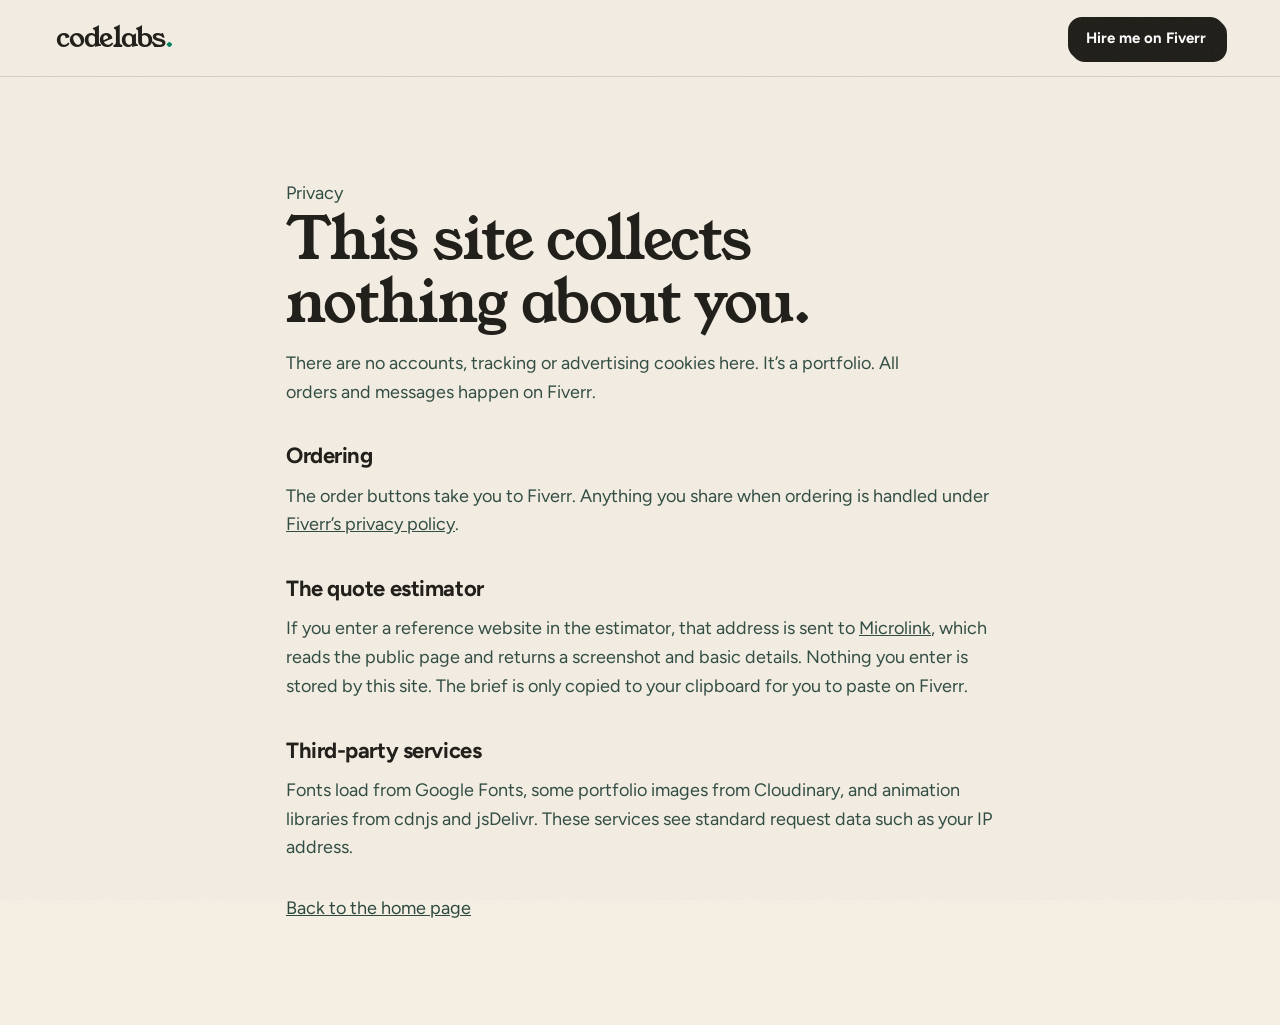
<file: privacy.html>
<!doctype html>
<html lang="en">
<head>
<meta charset="utf-8">
<meta name="viewport" content="width=device-width, initial-scale=1">
<title>Privacy | Codelabs</title>
<meta name="description" content="Privacy notice for codelabsstorefront.com.">
<link rel="canonical" href="https://codelabsstorefront.com/privacy.html">
<meta name="theme-color" content="#FBF8F1">
<link rel="icon" href="assets/favicon.svg" type="image/svg+xml">
<link rel="preconnect" href="https://fonts.googleapis.com">
<link rel="preconnect" href="https://fonts.gstatic.com" crossorigin>
<link href="https://fonts.googleapis.com/css2?family=Young+Serif&amp;family=Bagel+Fat+One&amp;family=Figtree:wght@400;500;600;700&amp;display=swap" rel="stylesheet">
<link rel="stylesheet" href="assets/styles.css?v=20261022a">
<style>
  .cl-doc { padding: var(--sec-y) 0; }
  .cl-doc .cl-wrap { max-width: 820px; }
  .cl-doc h2 { font-family: var(--f-head); font-weight: 700; font-size: 22px; letter-spacing: -.02em; margin: 32px 0 8px; }
  .cl-doc p { color: #2E4A40; }
</style>
</head>
<body>
<header class="cl-header is-scrolled" id="cl-header">
  <div class="cl-header__in">
    <a class="cl-logo" href="./" aria-label="Codelabs home">codelabs<span>.</span></a>
    <a class="cl-btn cl-btn--ink cl-btn--sm" style="margin-left:auto" href="https://www.fiverr.com/codelabs/design-and-develop-your-website" target="_blank" rel="noopener">Hire me on Fiverr</a>
  </div>
</header>
<main class="cl-doc">
  <div class="cl-wrap">
    <p class="cl-eyebrow">Privacy</p>
    <h1 class="cl-h2">This site collects nothing about you.</h1>
    <p class="cl-lede">There are no accounts, tracking or advertising cookies here. It’s a portfolio. All orders and messages happen on Fiverr.</p>
    <h2>Ordering</h2>
    <p>The order buttons take you to Fiverr. Anything you share when ordering is handled under <a href="https://www.fiverr.com/legal-portal/legal-terms/privacy-policy" target="_blank" rel="noopener">Fiverr’s privacy policy</a>.</p>
    <h2>The quote estimator</h2>
    <p>If you enter a reference website in the estimator, that address is sent to <a href="https://microlink.io" target="_blank" rel="noopener">Microlink</a>, which reads the public page and returns a screenshot and basic details. Nothing you enter is stored by this site. The brief is only copied to your clipboard for you to paste on Fiverr.</p>
    <h2>Third-party services</h2>
    <p>Fonts load from Google Fonts, some portfolio images from Cloudinary, and animation libraries from cdnjs and jsDelivr. These services see standard request data such as your IP address.</p>
    <p style="margin-top:32px"><a class="cl-link" href="./">Back to the home page</a></p>
  </div>
</main>
</body>
</html>
</file>
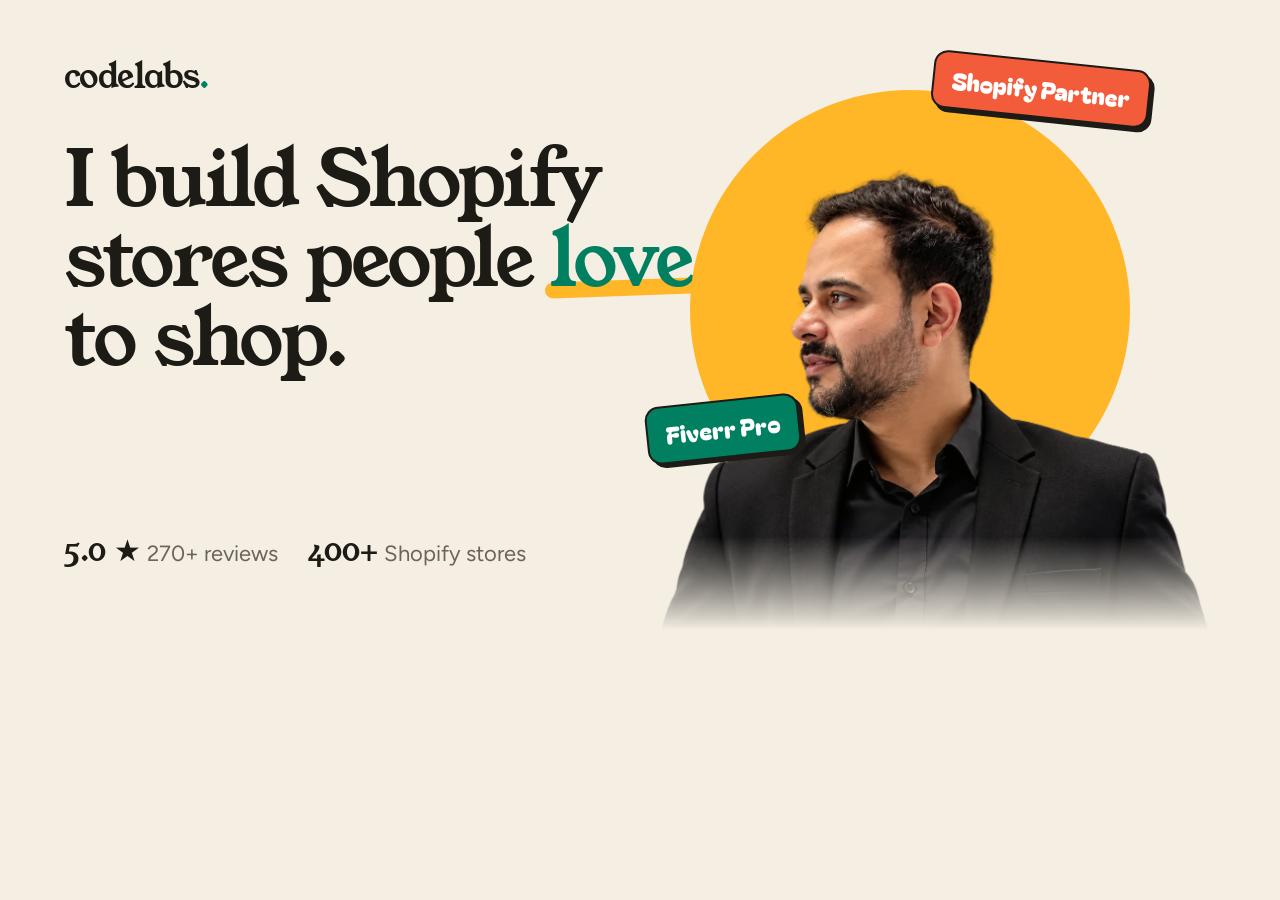
<file: tools/og-image.html>
<!doctype html>
<!-- Source for assets/og-image.png (1200x630). Re-render with tools/render.mjs after edits. -->
<html lang="en">
<head>
<meta charset="utf-8">
<link href="https://fonts.googleapis.com/css2?family=Young+Serif&amp;family=Bagel+Fat+One&amp;family=Figtree:wght@500;700&amp;display=swap" rel="stylesheet">
<style>
  html, body { margin: 0; }
  body { width: 1200px; height: 630px; background: #F4EEE3; color: #1D1B16; font-family: "Figtree", sans-serif; position: relative; overflow: hidden; }
  .logo { position: absolute; left: 64px; top: 52px; font: 34px "Young Serif"; letter-spacing: -.03em; }
  .logo span { color: #008060; }
  h1 { position: absolute; left: 64px; top: 140px; width: 640px; margin: 0; font: 400 78px/1.02 "Young Serif"; letter-spacing: -.03em; }
  .mark { color: #008060; position: relative; display: inline-block; isolation: isolate; }
  .mark::after { content: ""; position: absolute; left: -4%; right: -4%; bottom: .04em; height: .2em; background: #FFB627; border-radius: 99px; z-index: -1; transform: rotate(-2deg); }
  .proof { position: absolute; left: 64px; bottom: 58px; font-size: 22px; color: #6B6558; display: flex; gap: 30px; }
  .proof b { font: 400 30px "Young Serif"; color: #1D1B16; margin-right: 6px; }
  .sun { position: absolute; right: 70px; top: 90px; width: 440px; height: 440px; border-radius: 50%; background: #FFB627; }
  img { position: absolute; right: -10px; bottom: 0; width: 560px; -webkit-mask-image: linear-gradient(#000 80%, transparent); }
  .sticker { position: absolute; font: 24px/1.1 "Bagel Fat One"; padding: 14px 18px; border-radius: 14px; border: 2px solid #1D1B16; box-shadow: 4px 4px 0 #1D1B16; text-align: center; }
  .s1 { right: 400px; top: 400px; background: #008060; color: #fff; transform: rotate(-6deg); }
  .s2 { right: 50px; top: 60px; background: #F25C3B; color: #fff; transform: rotate(6deg); }
</style>
</head>
<body>
  <div class="logo">codelabs<span>.</span></div>
  <h1>I build Shopify stores people <span class="mark">love</span> to shop.</h1>
  <div class="proof"><span><b>5.0 ★</b>270+ reviews</span><span><b>400+</b>Shopify stores</span></div>
  <div class="sun"></div>
  <img src="../assets/img/nitin-cutout.webp" alt="">
  <div class="sticker s1">Fiverr Pro</div>
  <div class="sticker s2">Shopify Partner</div>
</body>
</html>
</file>
<file: assets/styles.css>
/* Codelabs. Warm cream paper, ink, Shopify green, sun and tomato accents. Classes are namespaced cl-. */

:root {
  --cream: #F4EEE3;
  --cream-2: #ECE4D5;
  --paper: #FFFCF6;
  --ink: #1D1B16;
  --ink-2: #3A3730;
  --muted: #6B6558;
  --green: #008060;
  --green-2: #006A4F;
  --green-soft: #D7EBDF;
  --sun: #FFB627;
  --sun-soft: #FFE3A3;
  --tomato: #F25C3B;
  --pink: #F6C9C0;
  --line: rgba(29, 27, 22, .14);

  --f-display: "Young Serif", Georgia, "Times New Roman", serif;
  --f-chunky: "Bagel Fat One", "Young Serif", Georgia, serif;
  --f-body: "Figtree", "Helvetica Neue", Arial, sans-serif;

  --gutter: clamp(18px, 4.5vw, 56px);
  --wrap: 1220px;
  --sec-y: clamp(64px, 8vw, 112px);
  --radius: 22px;
  --pop: 4px 4px 0 var(--ink);
  --ease: cubic-bezier(.2,.75,.2,1);
}

*, *::before, *::after { box-sizing: border-box; }
html { -webkit-text-size-adjust: 100%; scroll-padding-top: 90px; }
html.lenis, html.lenis body { height: auto; }
.lenis.lenis-smooth { scroll-behavior: auto !important; }
@media (prefers-reduced-motion: no-preference) { html:not(.lenis) { scroll-behavior: smooth; } }
body { margin: 0; background: var(--cream); color: var(--ink); font-family: var(--f-body); font-size: 18px; line-height: 1.6; -webkit-font-smoothing: antialiased; overflow-x: clip; }
/* Paper grain */
body::before { content: ""; position: fixed; inset: 0; z-index: 100; pointer-events: none; opacity: .07; background-image: url("data:image/svg+xml,%3Csvg xmlns='http://www.w3.org/2000/svg' width='180' height='180'%3E%3Cfilter id='n'%3E%3CfeTurbulence type='fractalNoise' baseFrequency='.85' numOctaves='3' stitchTiles='stitch'/%3E%3C/filter%3E%3Crect width='100%25' height='100%25' filter='url(%23n)'/%3E%3C/svg%3E"); }
img { display: block; max-width: 100%; height: auto; }
a { color: inherit; }
button, input { font: inherit; color: inherit; }
h1, h2, h3, p, ul, ol, figure, blockquote { margin: 0; }
ul, ol { padding: 0; list-style: none; }
:focus-visible { outline: 3px solid var(--green); outline-offset: 3px; border-radius: 6px; }
::selection { background: var(--sun); color: var(--ink); }

.cl-vh { position: absolute !important; width: 1px; height: 1px; overflow: hidden; clip: rect(0 0 0 0); white-space: nowrap; }
.cl-skip { position: absolute; left: 12px; top: -60px; z-index: 200; background: var(--ink); color: #fff; padding: 10px 16px; border-radius: 8px; text-decoration: none; }
.cl-skip:focus { top: 12px; }
.cl-wrap { max-width: calc(var(--wrap) + var(--gutter) * 2); margin-inline: auto; padding-inline: var(--gutter); }
.cl-center { text-align: center; margin-top: 36px; }

/* ---------- Type ---------- */
.cl-h2 { font-family: var(--f-display); font-weight: 400; font-size: clamp(34px, 4.6vw, 62px); line-height: 1.06; letter-spacing: -.02em; max-width: 18ch; }
.cl-lede { color: var(--muted); font-size: clamp(17px, 1.4vw, 20px); max-width: 56ch; margin-top: 16px; }
.cl-head { margin-bottom: clamp(32px, 4vw, 56px); }
.cl-head--center { text-align: center; }
.cl-head--center .cl-h2, .cl-head--center .cl-lede { margin-inline: auto; }
.cl-head--split { display: flex; justify-content: space-between; align-items: flex-end; gap: 20px 40px; flex-wrap: wrap; }
.cl-arrow { font-weight: 700; text-decoration: none; display: inline-flex; gap: 8px; align-items: center; border-bottom: 2px solid var(--ink); padding-bottom: 2px; }
.cl-arrow::after { content: "→"; transition: transform .25s var(--ease); }
.cl-arrow:hover::after { transform: translateX(4px); }
.cl-star { color: var(--sun); }

/* ---------- Buttons: printed, with a hard offset shadow ---------- */
.cl-btn { --bg: var(--ink); --fg: #fff; display: inline-flex; align-items: center; justify-content: center; gap: 8px; min-height: 52px; padding: 0 24px; border-radius: 14px; border: 2px solid var(--ink); background: var(--bg); color: var(--fg); font-weight: 700; font-size: 16px; text-decoration: none; cursor: pointer; white-space: nowrap; box-shadow: var(--pop); transition: transform .18s var(--ease), box-shadow .18s var(--ease), background-color .2s; }
.cl-btn:hover { transform: translate(-2px, -2px); box-shadow: 6px 6px 0 var(--ink); }
.cl-btn:active { transform: translate(2px, 2px); box-shadow: 1px 1px 0 var(--ink); }
.cl-btn--green { --bg: var(--green); }
.cl-btn--paper { --bg: var(--paper); --fg: var(--ink); }
.cl-btn--sun { --bg: var(--sun); --fg: var(--ink); }
.cl-btn--ink { --bg: var(--ink); }
.cl-btn--sm { min-height: 42px; padding: 0 16px; font-size: 15px; box-shadow: 3px 3px 0 var(--ink); }
.cl-btn--lg { min-height: 60px; padding: 0 30px; font-size: 18px; }
.cl-btn--block { width: 100%; }
.cl-sec--ink .cl-btn, .cl-end .cl-btn { border-color: var(--ink); }

/* ---------- Header ---------- */
.cl-header { position: sticky; top: 0; z-index: 50; background: rgba(244,238,227,.88); backdrop-filter: blur(10px); -webkit-backdrop-filter: blur(10px); border-bottom: 1px solid transparent; transition: border-color .3s; }
.cl-header.is-scrolled { border-color: var(--line); }
.cl-header__in { max-width: calc(var(--wrap) + var(--gutter) * 2); margin: 0 auto; padding: 0 var(--gutter); height: 76px; display: flex; align-items: center; gap: 28px; position: relative; }
.cl-logo { font-family: var(--f-display); font-size: 28px; letter-spacing: -.03em; text-decoration: none; color: var(--ink); }
.cl-logo span { color: var(--green); }
.cl-nav { margin-left: auto; }
.cl-nav ul { display: flex; gap: 26px; }
.cl-nav a { text-decoration: none; font-weight: 600; font-size: 16px; position: relative; padding: 6px 0; }
.cl-nav a::after { content: ""; position: absolute; left: 0; right: 0; bottom: 0; height: 2px; background: var(--green); transform: scaleX(0); transform-origin: left; transition: transform .3s var(--ease); }
.cl-nav a:hover::after, .cl-nav a.is-active::after { transform: scaleX(1); }
.cl-menubtn { display: none; width: 46px; height: 46px; border-radius: 12px; border: 2px solid var(--ink); background: var(--paper); cursor: pointer; place-items: center; box-shadow: 3px 3px 0 var(--ink); }
.cl-menubtn__bars, .cl-menubtn__bars::before, .cl-menubtn__bars::after { display: block; width: 18px; height: 2px; background: var(--ink); border-radius: 2px; position: relative; transition: transform .25s, background-color .2s; }
.cl-menubtn__bars::before, .cl-menubtn__bars::after { content: ""; position: absolute; left: 0; }
.cl-menubtn__bars::before { top: -6px; } .cl-menubtn__bars::after { top: 6px; }
.cl-menubtn[aria-expanded="true"] .cl-menubtn__bars { background: transparent; }
.cl-menubtn[aria-expanded="true"] .cl-menubtn__bars::before { transform: translateY(6px) rotate(45deg); }
.cl-menubtn[aria-expanded="true"] .cl-menubtn__bars::after { transform: translateY(-6px) rotate(-45deg); }

/* ---------- Hero ---------- */
.cl-hero { padding: clamp(28px, 4vw, 60px) 0 clamp(40px, 5vw, 80px); overflow: clip; }
.cl-hero__grid { display: grid; grid-template-columns: 1.1fr .9fr; gap: clamp(24px, 4vw, 64px); align-items: center; }
.cl-hello { font-weight: 600; color: var(--muted); font-size: 18px; margin-bottom: 14px; }
.cl-hero__title { font-family: var(--f-display); font-weight: 400; font-size: clamp(44px, 6.4vw, 92px); line-height: 1.02; letter-spacing: -.03em; }
.cl-mark { position: relative; display: inline-block; color: var(--green); isolation: isolate; }
.cl-mark::after { content: ""; position: absolute; left: -4%; right: -4%; bottom: .02em; height: .2em; background: var(--sun); border-radius: 99px; z-index: -1; transform: rotate(-2deg); }
.cl-hero__lede { color: var(--ink-2); font-size: clamp(18px, 1.5vw, 21px); max-width: 50ch; margin-top: 24px; }
.cl-hero__cta { display: flex; flex-wrap: wrap; gap: 14px; margin-top: 32px; }
.cl-proof { display: flex; flex-wrap: wrap; gap: 10px 28px; margin-top: 36px; color: var(--muted); font-size: 16px; }
.cl-proof b { color: var(--ink); font-family: var(--f-display); font-weight: 400; font-size: 24px; margin-right: 4px; }

.cl-hero__art { position: relative; aspect-ratio: 1 / 1; }
.cl-sun { position: absolute; inset: 6% 4% 0 4%; border-radius: 50%; background: var(--sun); }
.cl-sun::before { content: ""; position: absolute; inset: -7%; border-radius: 50%; border: 2px dashed rgba(29,27,22,.35); animation: cl-rotate 60s linear infinite; }
.cl-hero__img { position: absolute; left: 2%; bottom: 0; width: 112%; max-width: none;
  /* Head breaks out of the sun; below the shoulders the photo stays inside it and fades softly into the yellow.
     The ellipse matches .cl-sun (inset 6% 4% 0 4%) in this image's own coordinates. */
  --fade-y: linear-gradient(to bottom, #000 0%, #000 64%, rgba(0,0,0,.94) 69%, rgba(0,0,0,.82) 74%, rgba(0,0,0,.64) 79%, rgba(0,0,0,.44) 84%, rgba(0,0,0,.25) 89%, rgba(0,0,0,.1) 94%, transparent 99%);
  --top: linear-gradient(to bottom, #000 46%, transparent 53%);
  --sun: radial-gradient(ellipse 41% 50.4% at 42.9% 49.5%, #000 97%, transparent 100%);
  -webkit-mask-image: var(--fade-y), var(--top), var(--sun); mask-image: var(--fade-y), var(--top), var(--sun);
  -webkit-mask-composite: source-in, source-over, source-over; mask-composite: intersect, add, add; }
.cl-spin { position: absolute; right: -2%; top: 2%; width: clamp(110px, 12vw, 160px); height: auto; animation: cl-rotate 22s linear infinite; z-index: 2; }
.cl-spin text { font-family: var(--f-body); font-weight: 700; font-size: 15px; fill: var(--paper); letter-spacing: 1px; }
.cl-sticker { position: absolute; z-index: 3; font-family: var(--f-chunky); font-weight: 400; font-size: clamp(15px, 1.3vw, 19px); line-height: 1.1; padding: 12px 16px; border-radius: 14px; border: 2px solid var(--ink); box-shadow: var(--pop); text-align: center; }
.cl-sticker small { font-family: var(--f-body); font-weight: 600; font-size: 13px; }
.cl-sticker--green { left: -2%; top: 66%; background: var(--green); color: #fff; transform: rotate(-6deg); }
.cl-sticker--tomato { right: 0; bottom: 14%; background: var(--tomato); color: #fff; transform: rotate(5deg); }
.cl-sticker--sun { background: var(--sun); color: var(--ink); right: -14px; top: 18px; transform: rotate(4deg); }
@keyframes cl-rotate { to { transform: rotate(360deg); } }

/* ---------- Band ---------- */
.cl-bandwrap { overflow: hidden; padding: 24px 0; }
.cl-band { background: var(--ink); color: var(--cream); padding: 18px 0; transform: rotate(-1.5deg); margin: 0 -20px; overflow: hidden; border-top: 3px solid var(--ink); border-bottom: 3px solid var(--ink); }
.cl-band__track { display: flex; align-items: center; gap: 28px; width: max-content; animation: cl-band 32s linear infinite; }
.cl-band span { font-family: var(--f-chunky); font-size: clamp(26px, 3vw, 40px); line-height: 1; }
.cl-band i { font-style: normal; color: var(--sun); font-size: 28px; }
.cl-band span:nth-of-type(3n+2) { color: var(--sun); }
@keyframes cl-band { to { transform: translateX(-50%); } }

/* ---------- Sections ---------- */
.cl-sec { padding: var(--sec-y) 0; position: relative; }
.cl-sec--paper { background: var(--paper); }
.cl-sec--green { background: var(--green); color: #fff; }
.cl-sec--ink { background: var(--ink); color: var(--cream); }
.cl-sec--ink .cl-lede { color: #BDB5A5; }

/* ---------- Services ---------- */
.cl-services { border-top: 2px solid var(--ink); }
.cl-services li { display: grid; grid-template-columns: 80px 1fr auto; gap: 16px 28px; align-items: center; padding: 28px 12px; border-bottom: 2px solid var(--ink); transition: background-color .25s; }
.cl-services li:hover { background: var(--sun-soft); }
.cl-services__n { font-family: var(--f-chunky); font-size: 34px; color: var(--green); }
.cl-services h3 { font-family: var(--f-display); font-weight: 400; font-size: clamp(24px, 2.4vw, 34px); letter-spacing: -.015em; line-height: 1.15; }
.cl-services p { color: var(--muted); margin-top: 6px; max-width: 62ch; }
.cl-services__go { font-weight: 700; text-decoration: none; white-space: nowrap; padding: 10px 16px; border: 2px solid var(--ink); border-radius: 12px; background: var(--paper); box-shadow: 3px 3px 0 var(--ink); transition: transform .18s var(--ease), box-shadow .18s var(--ease); }
.cl-services__go:hover { transform: translate(-2px, -2px); box-shadow: 5px 5px 0 var(--ink); }

/* ---------- Packages ---------- */
.cl-tiers { display: grid; grid-template-columns: repeat(3, 1fr); gap: clamp(18px, 2.4vw, 32px); align-items: stretch; }
.cl-tier { position: relative; display: flex; flex-direction: column; gap: 10px; background: var(--paper); border: 2px solid var(--ink); border-radius: 26px; padding: 30px 28px; box-shadow: 6px 6px 0 var(--ink); }
.cl-tier h3 { font-family: var(--f-display); font-weight: 400; font-size: 32px; }
.cl-tier__for { color: var(--muted); font-size: 16px; line-height: 1.45; min-height: 2.9em; }
.cl-tier__price { font-family: var(--f-display); font-size: clamp(54px, 5vw, 72px); line-height: 1; letter-spacing: -.03em; margin-top: 8px; }
.cl-tier__price span { font-size: .45em; vertical-align: .9em; margin-right: 2px; }
.cl-tier__price s { display: block; font-family: var(--f-body); font-size: 20px; font-weight: 600; color: var(--muted); letter-spacing: 0; margin-bottom: 4px; text-decoration-color: var(--tomato); text-decoration-thickness: 2px; }
.cl-compare s { color: #A39C8E; margin-right: 4px; text-decoration-color: var(--tomato); }
.cl-sale { display: inline-block; font-family: var(--f-chunky); font-size: 18px; background: var(--tomato); color: #fff; border: 2px solid var(--ink); border-radius: 12px; padding: 6px 14px; box-shadow: 3px 3px 0 var(--ink); transform: rotate(-3deg); margin-bottom: 18px; }
.cl-tier__meta { font-weight: 600; font-size: 15px; padding-bottom: 16px; border-bottom: 2px dashed var(--line); }
.cl-list__plus { font-weight: 700; font-size: 15px; margin-top: 6px; }
.cl-list { display: grid; gap: 9px; flex: 1; margin: 6px 0 20px; }
.cl-list li { position: relative; padding-left: 28px; font-size: 16px; line-height: 1.4; }
.cl-list li::before { content: ""; position: absolute; left: 0; top: .1em; width: 19px; height: 19px; border-radius: 50%; background: var(--green-soft) url("data:image/svg+xml,%3Csvg xmlns='http://www.w3.org/2000/svg' viewBox='0 0 14 14'%3E%3Cpath d='M3.8 7.3l2.1 2.1 4.3-4.6' fill='none' stroke='%23008060' stroke-width='1.9' stroke-linecap='round' stroke-linejoin='round'/%3E%3C/svg%3E") center / 15px no-repeat; }
.cl-tier--pop { background: var(--sun-soft); transform: translateY(-12px); box-shadow: 8px 8px 0 var(--ink); }
.cl-tier__badge { position: absolute; top: -18px; right: 22px; font-family: var(--f-chunky); font-size: 17px; background: var(--tomato); color: #fff; padding: 8px 14px; border-radius: 12px; border: 2px solid var(--ink); transform: rotate(4deg); }
.cl-compare { margin-top: 44px; border: 2px solid var(--ink); border-radius: 20px; background: var(--paper); overflow: hidden; }
.cl-compare summary { cursor: pointer; list-style: none; padding: 20px 24px; font-weight: 700; font-size: 18px; display: flex; justify-content: space-between; align-items: center; }
.cl-compare summary::-webkit-details-marker { display: none; }
.cl-compare summary::after { content: "+"; font-family: var(--f-display); font-size: 28px; line-height: 1; transition: transform .3s var(--ease); }
.cl-compare[open] summary::after { transform: rotate(45deg); }
.cl-compare__scroll { overflow-x: auto; border-top: 2px solid var(--ink); }
.cl-compare table { width: 100%; border-collapse: collapse; min-width: 560px; font-size: 16px; }
.cl-compare th, .cl-compare td { padding: 13px 20px; text-align: left; border-bottom: 1px solid var(--line); }
.cl-compare thead th { font-family: var(--f-display); font-weight: 400; font-size: 20px; background: var(--cream-2); }
.cl-compare tbody th { font-weight: 600; }
.cl-compare td.y { color: var(--green); font-weight: 700; }
.cl-compare td.n { color: #A39C8E; }
.cl-compare tr > *:nth-child(3) { background: rgba(255,182,39,.12); }
.cl-extras { margin-top: 28px; padding: 22px 26px; border: 2px solid var(--ink); border-radius: 18px; background: var(--cream); }
.cl-extras h3 { font-family: var(--f-display); font-weight: 400; font-size: 22px; margin: 0 0 12px; }
.cl-extras ul { list-style: none; margin: 0; padding: 0; display: grid; grid-template-columns: repeat(auto-fit, minmax(220px, 1fr)); gap: 10px 28px; }
.cl-extras li { display: flex; flex-direction: column; font-size: 16px; padding-top: 10px; border-top: 1px dashed var(--line); }
.cl-extras li span { color: var(--muted); }
.cl-good { display: grid; grid-template-columns: repeat(3, 1fr); gap: 20px 32px; margin-top: 32px; color: var(--muted); font-size: 16px; }
.cl-good b { color: var(--ink); }

/* ---------- Quote calculator ---------- */
.cl-sun-text { color: var(--sun); }
.cl-calc { display: grid; grid-template-columns: 1.25fr .75fr; gap: clamp(24px, 4vw, 56px); align-items: start; }
.cl-calc__form { display: grid; gap: 18px; }
.cl-step { border: 0; margin: 0; padding: 22px 0 6px; border-top: 1px solid rgba(244,238,227,.18); min-width: 0; }
.cl-step:first-child { border-top: 0; padding-top: 0; }
.cl-step legend { font-family: var(--f-display); font-size: 24px; padding: 0; margin-bottom: 14px; display: flex; align-items: center; gap: 12px; }
.cl-step legend span { font-family: var(--f-chunky); width: 34px; height: 34px; border-radius: 50%; background: var(--sun); color: var(--ink); display: inline-grid; place-items: center; font-size: 17px; }
.cl-url { display: flex; gap: 10px; }
.cl-url input { flex: 1; min-width: 0; height: 56px; padding: 0 18px; border-radius: 14px; border: 2px solid var(--cream); background: var(--paper); color: var(--ink); font-size: 17px; }
.cl-url input:focus { outline: 3px solid var(--sun); outline-offset: 2px; }
.cl-url .cl-btn { box-shadow: 4px 4px 0 var(--sun-soft); min-height: 56px; }
.cl-ref { margin-top: 16px; display: grid; grid-template-columns: 180px 1fr; gap: 18px; align-items: start; background: rgba(244,238,227,.07); border: 1px solid rgba(244,238,227,.2); border-radius: 18px; padding: 14px; }
.cl-ref[hidden] { display: none; }
.cl-ref__shot { aspect-ratio: 16 / 10; border-radius: 10px; overflow: hidden; background: #2E2B24; border: 1px solid rgba(244,238,227,.2); display: grid; place-items: center; color: #8E8676; font-size: 13px; text-align: center; padding: 0; }
.cl-ref__shot img { width: 100%; height: 100%; object-fit: cover; object-position: top; }
.cl-ref__name { font-family: var(--f-display); font-size: 20px; line-height: 1.2; }
.cl-ref__url { color: #BDB5A5; font-size: 14px; word-break: break-all; }
.cl-ref__tags { display: flex; flex-wrap: wrap; gap: 6px; margin-top: 10px; }
.cl-ref__tags li { font-size: 13px; font-weight: 600; padding: 4px 10px; border-radius: 999px; background: var(--cream); color: var(--ink); }
.cl-ref__tags li.is-hot { background: var(--sun); }
.cl-ref__msg { color: #BDB5A5; font-size: 15px; margin-top: 8px; }
.cl-ref--loading .cl-ref__shot::after { content: ""; width: 26px; height: 26px; border-radius: 50%; border: 3px solid var(--sun); border-right-color: transparent; animation: cl-rotate .8s linear infinite; }
.cl-choices { display: grid; grid-template-columns: repeat(3, 1fr); gap: 10px; }
.cl-choices--row { grid-template-columns: repeat(2, minmax(0, 220px)); }
.cl-choice { position: relative; cursor: pointer; }
.cl-choice input { position: absolute; opacity: 0; }
.cl-choice > span { display: flex; flex-direction: column; gap: 2px; height: 100%; padding: 14px 16px; border-radius: 14px; border: 2px solid rgba(244,238,227,.3); transition: border-color .2s, background-color .2s, color .2s; }
.cl-choice b { font-weight: 700; font-size: 16px; }
.cl-choice small { font-size: 14px; color: #BDB5A5; line-height: 1.35; }
.cl-choice input:checked + span { border-color: var(--sun); background: var(--sun); color: var(--ink); }
.cl-choice input:checked + span small { color: var(--ink-2); }
.cl-choice input:focus-visible + span { outline: 3px solid var(--cream); outline-offset: 2px; }
.cl-range { display: block; margin-bottom: 14px; }
.cl-range > span { display: flex; justify-content: space-between; font-weight: 600; margin-bottom: 6px; }
.cl-range output { font-family: var(--f-display); font-size: 22px; color: var(--sun); }
.cl-range input { width: 100%; accent-color: var(--sun); height: 28px; }
.cl-feats { display: grid; grid-template-columns: 1fr 1fr; gap: 8px 20px; }
.cl-feats label { display: flex; gap: 10px; align-items: center; cursor: pointer; font-size: 16px; padding: 6px 0; }
.cl-feats input { width: 20px; height: 20px; accent-color: var(--sun); flex: none; }
.cl-receipt { position: sticky; top: 100px; }
.cl-receipt__paper { background: var(--paper); color: var(--ink); border-radius: 18px 18px 0 0; padding: 26px 24px 24px; position: relative; box-shadow: 6px 6px 0 var(--sun); }
.cl-receipt__paper::after { content: ""; position: absolute; left: 0; right: 0; bottom: -12px; height: 12px; background: radial-gradient(circle at 10px 0, transparent 9px, var(--paper) 10px) 0 0 / 20px 12px repeat-x; }
.cl-receipt__h { font-family: var(--f-display); font-size: 26px; text-align: center; padding-bottom: 14px; border-bottom: 2px dashed var(--line); }
.cl-receipt__lines { padding: 12px 0; display: grid; gap: 8px; font-size: 15px; border-bottom: 2px dashed var(--line); min-height: 60px; }
.cl-receipt__lines li { display: flex; justify-content: space-between; gap: 12px; }
.cl-receipt__lines li span:last-child { font-weight: 700; white-space: nowrap; }
.cl-receipt__total { padding: 14px 0 4px; text-align: center; }
.cl-receipt__total span { display: block; color: var(--muted); font-size: 14px; font-weight: 600; }
.cl-receipt__total b { font-family: var(--f-display); font-weight: 400; font-size: clamp(32px, 3vw, 40px); letter-spacing: -.02em; }
.cl-receipt__time { text-align: center; color: var(--muted); font-size: 15px; margin-bottom: 18px; }
.cl-receipt__time b { color: var(--ink); }
.cl-receipt__note { font-size: 13px; color: var(--muted); margin-top: 12px; text-align: center; }
.cl-calc__fine { color: #8E8676; font-size: 14px; margin-top: 40px; max-width: 80ch; }

/* ---------- Reviews ---------- */
.cl-score { display: flex; align-items: center; gap: 10px; flex-wrap: wrap; }
.cl-score b { font-family: var(--f-display); font-weight: 400; font-size: 54px; line-height: 1; }
.cl-score .cl-star { font-size: 24px; letter-spacing: 2px; }
.cl-score small { width: 100%; color: var(--muted); font-size: 15px; }
.cl-notes { display: grid; grid-template-columns: repeat(4, 1fr); gap: clamp(16px, 2vw, 26px); align-items: start; }
.cl-note { border: 2px solid var(--ink); border-radius: 20px; padding: 22px; box-shadow: 5px 5px 0 var(--ink); display: flex; flex-direction: column; gap: 14px; color: var(--ink); }
.cl-note blockquote { font-family: var(--f-display); font-size: 19px; line-height: 1.4; }
.cl-note__stars { color: var(--tomato); font-size: 20px; letter-spacing: 3px; line-height: 1; }
.cl-note__who { font-weight: 600; font-size: 14px; }
.cl-note--sun { background: var(--sun); transform: rotate(-2deg); }
.cl-note--sun .cl-note__stars { color: var(--ink); }
.cl-note--paper { background: var(--paper); transform: rotate(1.5deg); margin-top: 24px; }
.cl-note--pink { background: var(--pink); transform: rotate(-1deg); }
.cl-note--cream { background: var(--sun-soft); transform: rotate(2deg); margin-top: 18px; }
.cl-sec--green .cl-score small { color: rgba(255,255,255,.8); }
.cl-sec--green .cl-score .cl-star { color: var(--sun); }
.cl-arrow--light { color: #fff; border-color: #fff; }

/* ---------- About ---------- */
.cl-about { overflow-x: clip; display: grid; grid-template-columns: .8fr 1.2fr; gap: clamp(28px, 5vw, 80px); align-items: center; }
.cl-about__photo { position: relative; border-radius: 28px; border: 2px solid var(--ink); box-shadow: 8px 8px 0 var(--green); aspect-ratio: 4 / 4.6; background: #050605; transform: rotate(-2deg); }
.cl-about__photo img { width: 100%; height: 100%; object-fit: cover; object-position: 60% 20%; border-radius: 26px; }
.cl-about__copy > p { color: var(--ink-2); font-size: 19px; margin-top: 20px; max-width: 56ch; }
.cl-badges { display: flex; flex-wrap: wrap; gap: 10px; margin-top: 26px; }
.cl-badges li { font-weight: 700; font-size: 15px; padding: 8px 14px; border-radius: 12px; border: 2px solid var(--ink); background: var(--paper); }
.cl-badges li:nth-child(1) { background: var(--green-soft); }
.cl-badges li:nth-child(3) { background: var(--sun-soft); }

/* ---------- FAQ ---------- */
.cl-faq { display: grid; grid-template-columns: .8fr 1.2fr; gap: clamp(28px, 5vw, 80px); }
.cl-faq__list details { border-bottom: 2px solid var(--ink); }
.cl-faq__list details:first-child { border-top: 2px solid var(--ink); }
.cl-faq__list summary { cursor: pointer; list-style: none; padding: 22px 48px 22px 0; position: relative; font-family: var(--f-display); font-size: clamp(20px, 1.8vw, 24px); line-height: 1.3; }
.cl-faq__list summary::-webkit-details-marker { display: none; }
.cl-faq__list summary::after { content: "+"; position: absolute; right: 0; top: 50%; transform: translateY(-50%); width: 34px; height: 34px; border-radius: 50%; border: 2px solid var(--ink); display: grid; place-items: center; font: 700 20px/1 var(--f-body); background: var(--paper); transition: transform .3s var(--ease), background-color .2s; }
.cl-faq__list details[open] summary::after { transform: translateY(-50%) rotate(45deg); background: var(--sun); }
.cl-faq__list details p { padding: 0 0 22px; color: var(--muted); max-width: 62ch; }

/* ---------- Closing ---------- */
.cl-end { background: var(--green); color: #fff; padding: clamp(72px, 10vw, 140px) 0; border-top: 2px solid var(--ink); overflow: hidden; }
.cl-end__in { text-align: center; }
.cl-end__title { font-family: var(--f-display); font-weight: 400; font-size: clamp(48px, 9vw, 140px); line-height: .98; letter-spacing: -.035em; }
.cl-end__cta { display: flex; justify-content: center; flex-wrap: wrap; gap: 16px; margin-top: 40px; }

/* ---------- Footer ---------- */
.cl-footer { background: var(--ink); color: #CFC7B7; padding: 32px 0; }
.cl-footer__in { display: flex; justify-content: space-between; align-items: center; gap: 20px; flex-wrap: wrap; font-size: 15px; }
.cl-footer .cl-logo { color: var(--cream); font-size: 24px; }
.cl-footer .cl-logo span { color: var(--sun); }
.cl-footer__links { display: flex; gap: 22px; flex-wrap: wrap; }
.cl-footer a { color: var(--cream); text-decoration: none; }
.cl-footer a:hover { color: var(--sun); }

/* ---------- Work: featured + gallery ---------- */
.cl-feat { display: grid; grid-template-columns: 1.35fr 1fr; gap: clamp(24px, 4vw, 56px); align-items: center; margin-bottom: clamp(48px, 6vw, 88px); }
.cl-feat__frame { position: relative; border: 2px solid var(--ink); border-radius: 22px; overflow: hidden; background: var(--paper); box-shadow: 10px 10px 0 var(--ink); aspect-ratio: 16 / 10.5; padding-top: 38px; }
.cl-feat__bar { position: absolute; left: 0; right: 0; top: 0; height: 38px; display: flex; align-items: center; gap: 7px; padding: 0 14px; border-bottom: 2px solid var(--ink); background: var(--sun-soft); z-index: 2; }
.cl-feat__bar i { width: 10px; height: 10px; border-radius: 50%; border: 1.5px solid var(--ink); }
.cl-feat__bar b { margin-left: 10px; font-size: 13px; font-weight: 600; background: var(--paper); border: 1.5px solid var(--ink); border-radius: 999px; padding: 2px 12px; }
.cl-feat__frame img { width: 100%; height: 100%; object-fit: cover; object-position: top center; position: relative; z-index: 1; }
.cl-feat__ph { position: absolute; inset: 38px 0 0 0; display: grid; place-items: center; font-family: var(--f-display); font-size: clamp(40px, 6vw, 80px); color: var(--green); background: repeating-linear-gradient(-45deg, var(--cream) 0 16px, var(--cream-2) 16px 32px); }
.cl-feat__frame--mock { aspect-ratio: 1280 / 769; padding-top: 0; background: #0B5FC4; }
.cl-feat__frame--mock img { object-fit: contain; }
.cl-feat__copy { position: relative; }
.cl-feat__tag { position: static; display: inline-block; margin-bottom: 18px; transform: rotate(-3deg); }
.cl-feat__copy h3 { font-family: var(--f-display); font-weight: 400; font-size: clamp(40px, 4.6vw, 64px); line-height: 1; letter-spacing: -.02em; }
.cl-feat__meta { color: var(--green); font-weight: 700; margin: 10px 0 14px; }
.cl-feat__copy > p:not(.cl-feat__meta) { color: var(--ink-2); max-width: 44ch; margin-bottom: 22px; }
.cl-gallery { display: grid; grid-template-columns: repeat(6, 1fr); gap: clamp(22px, 3vw, 40px) clamp(18px, 2.4vw, 32px); }
.cl-gallery__item { grid-column: span 2; }
.cl-gallery__item--wide { grid-column: span 3; }
.cl-piece__img { border-radius: 18px; overflow: hidden; border: 2px solid var(--ink); box-shadow: 5px 5px 0 var(--ink); background: var(--paper); aspect-ratio: 16 / 10; transition: transform .35s var(--ease), box-shadow .35s var(--ease); }
.cl-piece__img img { width: 100%; height: 100%; object-fit: cover; object-position: top center; }
/* Portfolio graphics are shown whole, exactly as designed */
.cl-piece__img--mock { aspect-ratio: 1280 / 769; background: #0B5FC4; }
.cl-piece__img--mock img { object-fit: contain; }
figure:hover > .cl-piece__img { transform: translate(-3px, -3px) rotate(-.6deg); box-shadow: 9px 9px 0 var(--ink); }
.cl-gallery figcaption { display: flex; justify-content: space-between; gap: 12px; align-items: baseline; padding: 14px 4px 0; }
.cl-gallery figcaption b { font-family: var(--f-display); font-weight: 400; font-size: 22px; }
.cl-gallery figcaption span { color: var(--muted); font-size: 15px; text-align: right; }

/* ---------- Markets ---------- */
.cl-stamps { display: grid; grid-template-columns: repeat(3, 1fr); gap: clamp(18px, 2.6vw, 36px); }
.cl-stamp { position: relative; padding: 28px 26px 26px; border: 2px dashed var(--ink); border-radius: 22px; background: var(--cream); transition: transform .3s var(--ease); }
.cl-stamp:hover { transform: rotate(-1deg) translateY(-4px); }
.cl-stamp__seal { position: absolute; right: 20px; top: -26px; width: 92px; height: 92px; border-radius: 50%; display: grid; place-items: center; align-content: center; border: 2px solid var(--ink); box-shadow: 4px 4px 0 var(--ink); transform: rotate(10deg); }
.cl-stamp__seal b { font-family: var(--f-chunky); font-weight: 400; font-size: 32px; line-height: 1; }
.cl-stamp__seal span { font-size: 12px; font-weight: 700; }
.cl-stamp--us .cl-stamp__seal { background: var(--tomato); color: #fff; }
.cl-stamp--uk .cl-stamp__seal { background: var(--green); color: #fff; transform: rotate(-8deg); }
.cl-stamp--au .cl-stamp__seal { background: var(--sun); }
.cl-stamp h3 { font-family: var(--f-display); font-weight: 400; font-size: 28px; margin-bottom: 14px; }
.cl-stamp ul { display: grid; gap: 8px; }
.cl-stamp ul li { position: relative; padding-left: 22px; font-size: 16px; }
.cl-stamp ul li::before { content: "✺"; position: absolute; left: 0; color: var(--green); font-size: 13px; top: .15em; }

/* ---------- Estimator extras ---------- */
.cl-field-label { display: block; font-weight: 600; margin-bottom: 8px; color: #E9E1D2; }
.cl-current { margin-top: 16px; }
.cl-current[hidden] { display: none; }
.cl-row2 { display: grid; grid-template-columns: 1fr 1fr; gap: 16px 24px; margin-top: 16px; align-items: end; }
.cl-select { display: flex; flex-direction: column; gap: 6px; font-weight: 600; margin-top: 14px; }
.cl-row2 .cl-select { margin-top: 0; }
.cl-select select, .cl-select input, .cl-select textarea { height: 50px; border-radius: 12px; border: 2px solid rgba(244,238,227,.3); background: #2A2720; color: var(--cream); padding: 0 14px; font-size: 16px; font-weight: 500; }
.cl-select textarea { height: auto; padding: 12px 14px; resize: vertical; font-family: var(--f-body); }
.cl-select select:focus, .cl-select input:focus, .cl-select textarea:focus { outline: 3px solid var(--sun); outline-offset: 1px; }
.cl-select input[type="date"] { color-scheme: dark; }
.cl-select--full { margin-top: 16px; }
.cl-select[hidden] { display: none; }
.cl-markets > span { display: block; font-weight: 600; margin-bottom: 6px; }
.cl-pills { display: flex; flex-wrap: wrap; gap: 8px; }
.cl-pills--wide { margin-top: 14px; }
.cl-pills label { position: relative; cursor: pointer; }
.cl-pills input { position: absolute; opacity: 0; }
.cl-pills span { display: inline-flex; align-items: center; height: 42px; padding: 0 15px; border-radius: 999px; border: 2px solid rgba(244,238,227,.3); font-weight: 600; font-size: 15px; transition: background-color .2s, border-color .2s, color .2s; }
.cl-pills input:checked + span { background: var(--sun); border-color: var(--sun); color: var(--ink); }
.cl-pills input:focus-visible + span { outline: 3px solid var(--cream); outline-offset: 2px; }
.cl-featgroups { display: grid; grid-template-columns: 1fr 1fr; gap: 18px 28px; }
.cl-featgroups__h { font-family: var(--f-display); font-size: 18px; color: var(--sun); margin-bottom: 6px; }
.cl-featgroups label, .cl-check { display: flex; gap: 10px; align-items: center; cursor: pointer; font-size: 16px; padding: 5px 0; }
.cl-featgroups input, .cl-check input { width: 20px; height: 20px; accent-color: var(--sun); flex: none; }
.cl-check { margin-top: 16px; }
.cl-receipt__incl { display: grid; gap: 4px; margin: 0 0 18px; padding: 12px 14px; background: var(--green-soft); border-radius: 12px; font-size: 14px; }
.cl-receipt__incl li::before { content: "✓ "; color: var(--green); font-weight: 700; }
.cl-brief { margin-top: 12px; }
.cl-brief summary { cursor: pointer; font-weight: 600; font-size: 14px; color: var(--green-2); }
.cl-brief textarea { width: 100%; margin-top: 8px; border: 2px solid var(--line); border-radius: 10px; padding: 10px; font: 13px/1.5 var(--f-body); color: var(--ink); background: #fff; resize: vertical; }

/* ---------- How it works (interactive) ---------- */
.cl-flow { max-width: 1040px; margin: 0 auto; }
.cl-flow__nav { display: grid; grid-template-columns: repeat(4, 1fr); gap: 10px; }
.cl-flow__nav button { width: 100%; background: none; border: 0; cursor: pointer; display: flex; flex-direction: column; align-items: center; gap: 6px; padding: 6px; border-radius: 16px; }
.cl-flow__icon { width: 70px; height: 70px; border-radius: 50%; display: grid; place-items: center; border: 2px solid var(--ink); background: var(--paper); box-shadow: 3px 3px 0 var(--ink); transition: background-color .3s, color .3s, transform .35s var(--ease); }
.cl-flow__icon svg { width: 32px; height: 32px; }
.cl-flow__nav b { font-family: var(--f-display); font-weight: 400; font-size: 22px; }
.cl-flow__nav small { color: var(--muted); font-size: 14px; font-weight: 600; }
.cl-flow__nav button.is-done .cl-flow__icon { background: var(--green); color: #fff; }
.cl-flow__nav button[aria-selected="true"] .cl-flow__icon { background: var(--sun); transform: scale(1.1) rotate(-6deg); }
.cl-flow__track { height: 6px; border-radius: 99px; background: var(--cream-2); border: 2px solid var(--ink); margin: 18px 6% 26px; overflow: hidden; }
.cl-flow__track span { display: block; height: 100%; width: 0; background: var(--green); transition: width .45s var(--ease); }
.cl-flow__stage { position: relative; }
.cl-scene { display: grid; grid-template-columns: 1.3fr 1fr; gap: clamp(20px, 3vw, 40px); align-items: center; background: var(--paper); border: 2px solid var(--ink); border-radius: 28px; box-shadow: 8px 8px 0 var(--ink); padding: clamp(18px, 2.6vw, 32px); min-height: 360px; animation: cl-scene-in .5s var(--ease); }
.cl-scene[hidden] { display: none; }
@keyframes cl-scene-in { from { opacity: 0; transform: translateY(14px); } }
.cl-scene__txt h3 { font-family: var(--f-display); font-weight: 400; font-size: clamp(30px, 3.4vw, 46px); line-height: 1.05; }
.cl-scene__txt p { color: var(--muted); font-size: 19px; margin-top: 12px; max-width: 30ch; }
.cl-scene__art { position: relative; border-radius: 20px; background: var(--cream); border: 2px solid var(--ink); height: 300px; overflow: hidden; padding: 22px; }
@keyframes cl-pop { from { opacity: 0; transform: translateY(12px) scale(.94); } }
@keyframes cl-drop { from { opacity: 0; transform: translateY(-30px) rotate(-6deg); } }

/* Scene 1: chat */
.cl-chat { display: flex; flex-direction: column; gap: 10px; justify-content: center; }
.cl-chat__b { max-width: 82%; padding: 12px 15px; border-radius: 16px; border: 2px solid var(--ink); font-size: 15px; font-weight: 500; line-height: 1.35; animation: cl-pop .45s var(--ease) both; }
.cl-chat__b--you { background: var(--paper); border-bottom-left-radius: 4px; }
.cl-chat__b--me { background: var(--green); color: #fff; align-self: flex-end; border-bottom-right-radius: 4px; animation-delay: 1.5s; }
.cl-chat__b:nth-child(2) { animation-delay: .7s; }
.cl-chat__sw { display: inline-flex; gap: 4px; vertical-align: middle; margin-left: 6px; }
.cl-chat__sw i { width: 14px; height: 14px; border-radius: 50%; border: 1.5px solid var(--ink); background: var(--tomato); }
.cl-chat__sw i:nth-child(2) { background: var(--sun); } .cl-chat__sw i:nth-child(3) { background: var(--green); }
.cl-chat__done { align-self: center; margin-top: 6px; font-family: var(--f-chunky); font-size: 20px; background: var(--sun); border: 2px solid var(--ink); border-radius: 12px; padding: 6px 14px; transform: rotate(-3deg); animation: cl-pop .45s var(--ease) 2.2s both; }

/* Scene 2: design canvas */
.cl-canvas { display: flex; flex-direction: column; gap: 14px; background: #fff; }
.cl-canvas__nav { display: flex; align-items: center; gap: 10px; }
.cl-canvas__nav b { font-family: var(--f-chunky); font-weight: 400; font-size: 14px; margin-right: auto; color: transparent; background: #E8E3D8; border-radius: 4px; animation: cl-ink .5s ease .6s forwards; }
.cl-canvas__nav i { width: 44px; height: 8px; border-radius: 4px; background: #E8E3D8; }
.cl-canvas__hero { flex: 1; display: grid; grid-template-columns: 1fr 1fr; gap: 14px; border: 2px dashed #CFC8B9; border-radius: 14px; padding: 16px; animation: cl-solid .6s ease .9s forwards; }
.cl-canvas__hero > div { display: flex; flex-direction: column; gap: 10px; justify-content: center; }
.cl-canvas__hero i { display: block; height: 14px; border-radius: 4px; background: #E8E3D8; }
.cl-canvas__hero .h1 { width: 90%; animation: cl-fill-ink .5s ease 1.2s forwards; }
.cl-canvas__hero .h2 { width: 60%; animation: cl-fill-ink .5s ease 1.35s forwards; }
.cl-canvas__hero .btn { width: 46%; height: 22px; border-radius: 99px; animation: cl-fill-green .5s ease 1.6s forwards; }
.cl-canvas__sun { border-radius: 12px; background: #EFEBE2; position: relative; overflow: hidden; animation: cl-fill-green .6s ease 1.8s forwards; }
.cl-canvas__sun::after { content: ""; position: absolute; width: 60px; height: 60px; border-radius: 50%; right: 16%; top: 18%; background: var(--sun); transform: scale(0); animation: cl-grow .5s var(--ease) 2.2s forwards; }
.cl-canvas__swatches { display: flex; gap: 8px; align-items: center; }
.cl-canvas__swatches i { width: 26px; height: 26px; border-radius: 50%; border: 2px solid var(--ink); animation: cl-pop .4s var(--ease) both; }
.cl-canvas__swatches i:nth-child(1) { background: var(--ink); animation-delay: .2s; }
.cl-canvas__swatches i:nth-child(2) { background: var(--green); animation-delay: .35s; }
.cl-canvas__swatches i:nth-child(3) { background: var(--sun); animation-delay: .5s; }
.cl-canvas__swatches i:nth-child(4) { background: var(--cream); animation-delay: .65s; }
.cl-canvas__swatches b { font-family: var(--f-display); font-weight: 400; font-size: 22px; margin-left: 6px; animation: cl-pop .4s var(--ease) .8s both; }
.cl-canvas__cursor { position: absolute; width: 18px; height: 18px; left: 30%; top: 80%; background: var(--ink); clip-path: polygon(0 0, 100% 60%, 55% 65%, 40% 100%); animation: cl-cursor 3s var(--ease) .2s both; }
@keyframes cl-ink { to { color: var(--ink); background: transparent; } }
@keyframes cl-solid { to { border-color: transparent; background: var(--cream); } }
@keyframes cl-fill-ink { to { background: var(--ink); } }
@keyframes cl-fill-green { to { background: var(--green); } }
@keyframes cl-grow { to { transform: scale(1); } }
@keyframes cl-cursor { 0% { left: 30%; top: 80%; } 35% { left: 22%; top: 30%; } 65% { left: 70%; top: 45%; } 100% { left: 58%; top: 70%; } }

/* Scene 3: build */
.cl-build3 { display: grid; grid-template-columns: 1.3fr 1fr; gap: 18px; align-items: center; }
.cl-build3__grid { display: grid; grid-template-columns: repeat(3, 1fr); gap: 10px; }
.cl-build3__grid i { aspect-ratio: 1; border-radius: 12px; border: 2px solid var(--ink); animation: cl-drop .5s var(--ease) both; }
.cl-build3__grid i:nth-child(1) { background: var(--sun); animation-delay: .1s; }
.cl-build3__grid i:nth-child(2) { background: var(--green); animation-delay: .25s; }
.cl-build3__grid i:nth-child(3) { background: var(--pink); animation-delay: .4s; }
.cl-build3__grid i:nth-child(4) { background: var(--tomato); animation-delay: .55s; }
.cl-build3__grid i:nth-child(5) { background: var(--paper); animation-delay: .7s; }
.cl-build3__grid i:nth-child(6) { background: var(--ink); animation-delay: .85s; }
.cl-build3__toggles { display: grid; gap: 10px; }
.cl-build3__toggles li { display: flex; justify-content: space-between; align-items: center; background: var(--paper); border: 2px solid var(--ink); border-radius: 12px; padding: 9px 12px; font-weight: 600; font-size: 15px; }
.cl-build3__toggles b { width: 40px; height: 22px; border-radius: 99px; background: #D8D2C5; position: relative; animation: cl-switch-bg .3s ease forwards; }
.cl-build3__toggles b::after { content: ""; position: absolute; left: 3px; top: 3px; width: 16px; height: 16px; border-radius: 50%; background: #fff; border: 1.5px solid var(--ink); animation: cl-switch .3s var(--ease) forwards; }
.cl-build3__toggles li:nth-child(1) b, .cl-build3__toggles li:nth-child(1) b::after { animation-delay: 1.1s; }
.cl-build3__toggles li:nth-child(2) b, .cl-build3__toggles li:nth-child(2) b::after { animation-delay: 1.5s; }
.cl-build3__toggles li:nth-child(3) b, .cl-build3__toggles li:nth-child(3) b::after { animation-delay: 1.9s; }
.cl-build3__toggles li:nth-child(4) b, .cl-build3__toggles li:nth-child(4) b::after { animation-delay: 2.3s; }
@keyframes cl-switch-bg { to { background: var(--green); } }
@keyframes cl-switch { to { transform: translateX(18px); } }

/* Scene 4: launch */
.cl-launch { display: flex; flex-direction: column; justify-content: center; gap: 14px; background: var(--green); }
.cl-launch__live { align-self: flex-start; display: inline-flex; align-items: center; gap: 10px; font-family: var(--f-chunky); font-size: clamp(22px, 2.4vw, 30px); background: var(--sun); border: 2px solid var(--ink); border-radius: 14px; padding: 8px 16px; box-shadow: 4px 4px 0 var(--ink); animation: cl-pop .5s var(--ease) .1s both; }
.cl-launch__live span { width: 12px; height: 12px; border-radius: 50%; background: var(--tomato); border: 2px solid var(--ink); animation: cl-blink 1s ease-in-out infinite; }
.cl-launch__orders { display: grid; gap: 8px; }
.cl-launch__orders li { background: var(--paper); border: 2px solid var(--ink); border-radius: 12px; padding: 10px 14px; font-weight: 600; font-size: 15px; width: fit-content; animation: cl-slide .5s var(--ease) both; }
.cl-launch__orders li:nth-child(1) { animation-delay: .8s; }
.cl-launch__orders li:nth-child(2) { animation-delay: 1.4s; margin-left: 30px; }
.cl-launch__orders li:nth-child(3) { animation-delay: 2s; margin-left: 12px; }
.cl-launch__confetti i { position: absolute; width: 12px; height: 12px; top: 40%; left: 60%; border-radius: 3px; border: 1.5px solid var(--ink); opacity: 0; animation: cl-confetti 1.4s var(--ease) .3s both; }
.cl-launch__confetti i:nth-child(odd) { border-radius: 50%; }
.cl-launch__confetti i:nth-child(1) { background: var(--sun); --x: 120px; --y: -110px; }
.cl-launch__confetti i:nth-child(2) { background: var(--tomato); --x: 160px; --y: -20px; }
.cl-launch__confetti i:nth-child(3) { background: var(--pink); --x: 90px; --y: 90px; }
.cl-launch__confetti i:nth-child(4) { background: var(--paper); --x: -60px; --y: -120px; }
.cl-launch__confetti i:nth-child(5) { background: var(--sun); --x: 40px; --y: -150px; }
.cl-launch__confetti i:nth-child(6) { background: var(--tomato); --x: 170px; --y: 70px; }
.cl-launch__confetti i:nth-child(7) { background: var(--paper); --x: -20px; --y: 120px; }
.cl-launch__confetti i:nth-child(8) { background: var(--pink); --x: 130px; --y: 140px; }
@keyframes cl-blink { 50% { opacity: .3; } }
@keyframes cl-slide { from { opacity: 0; transform: translateX(-24px); } }
@keyframes cl-confetti { 0% { opacity: 1; transform: translate(0, 0) rotate(0); } 100% { opacity: 0; transform: translate(var(--x), var(--y)) rotate(220deg); } }

/* ---------- Toast ---------- */
.cl-toast { position: fixed; left: 50%; bottom: 24px; z-index: 120; transform: translate(-50%, 20px); opacity: 0; background: var(--ink); color: var(--cream); padding: 12px 18px; border-radius: 12px; border: 2px solid var(--sun); font-weight: 600; font-size: 15px; pointer-events: none; transition: opacity .3s, transform .3s var(--ease); max-width: calc(100% - 32px); }
.cl-toast.is-on { opacity: 1; transform: translate(-50%, 0); }

/* ---------- Reveal (enabled by JS) ---------- */
.cl-js [data-reveal] { opacity: 0; translate: 0 22px; transition: opacity .7s var(--ease), translate .7s var(--ease); transition-delay: var(--d, 0s); }
.cl-js [data-reveal].is-in { opacity: 1; translate: 0 0; }

/* ---------- Responsive ---------- */
@media (max-width: 1060px) {
  .cl-menubtn { display: grid; margin-left: auto; }
  .cl-nav { position: absolute; left: var(--gutter); right: var(--gutter); top: calc(100% + 6px); margin: 0; background: var(--paper); border: 2px solid var(--ink); border-radius: 20px; padding: 14px 20px; box-shadow: var(--pop); opacity: 0; visibility: hidden; transform: translateY(-8px); transition: opacity .25s, transform .25s var(--ease), visibility .25s; }
  .cl-nav.is-open { opacity: 1; visibility: visible; transform: none; }
  .cl-nav ul { flex-direction: column; gap: 4px; }
  .cl-nav a { display: block; font-family: var(--f-display); font-weight: 400; font-size: 24px; padding: 8px 0; }
  .cl-nav a::after { display: none; }
  .cl-header__cta { margin-left: auto; }
  .cl-header__cta + .cl-menubtn { margin-left: 0; }
  .cl-hero__grid { grid-template-columns: 1fr; }
  .cl-hero__art { max-width: 520px; width: 100%; margin: 10px auto 0; }
  .cl-tiers { grid-template-columns: 1fr; max-width: 560px; margin: 0 auto; }
  .cl-tier--pop { transform: none; }
  .cl-tier__for { min-height: 0; }
  .cl-calc { grid-template-columns: 1fr; }
  .cl-receipt { position: static; }
  .cl-notes { grid-template-columns: 1fr 1fr; }
  .cl-about, .cl-faq { grid-template-columns: 1fr; }
  .cl-about__photo { max-width: 460px; }
  .cl-good { grid-template-columns: 1fr; }
}
@media (max-width: 760px) {
  .cl-header__cta { display: none; }
  .cl-header__cta + .cl-menubtn { margin-left: auto; }
  .cl-services li { grid-template-columns: 1fr; gap: 10px; padding: 24px 4px; }
  .cl-services__go { justify-self: start; }
  .cl-choices { grid-template-columns: 1fr; }
  .cl-choices--row { grid-template-columns: 1fr 1fr; }
  .cl-feats { grid-template-columns: 1fr; }
  .cl-ref { grid-template-columns: 1fr; }
  .cl-sticker--green { left: 0; }
}
@media (max-width: 520px) {
  body { font-size: 17px; }
  .cl-hero__cta .cl-btn { flex: 1 1 100%; }
  .cl-url { flex-direction: column; }
  .cl-notes { grid-template-columns: 1fr; }
  .cl-note { transform: none !important; margin-top: 0 !important; }
  .cl-end__cta .cl-btn { flex: 1 1 100%; }
  .cl-spin { width: 96px; }
  .cl-sticker { font-size: 14px; padding: 9px 12px; }
}

@media (max-width: 1060px) {
  .cl-feat { grid-template-columns: 1fr; }
  .cl-stamps { grid-template-columns: 1fr; gap: 40px; max-width: 560px; }
  .cl-scene { grid-template-columns: 1fr; }
}
@media (max-width: 760px) {
  .cl-gallery { grid-template-columns: 1fr 1fr; }
  .cl-gallery__item, .cl-gallery__item--wide { grid-column: span 1; }
  .cl-gallery__item--wide:first-child { grid-column: span 2; }
  .cl-row2, .cl-featgroups { grid-template-columns: 1fr; }
  .cl-flow__icon { width: 54px; height: 54px; }
  .cl-flow__icon svg { width: 26px; height: 26px; }
  .cl-flow__nav b { font-size: 17px; }
  .cl-flow__nav small { font-size: 12px; }
  .cl-scene__art { height: 270px; padding: 16px; }
  .cl-build3 { grid-template-columns: 1fr 1fr; }
}
@media (max-width: 520px) {
  .cl-gallery { grid-template-columns: 1fr; }
  .cl-gallery__item--wide:first-child { grid-column: auto; }
  .cl-gallery figcaption { flex-direction: column; gap: 0; }
  .cl-gallery figcaption span { text-align: left; }
  .cl-flow__nav { gap: 2px; }
  .cl-flow__nav small { display: none; }
  .cl-build3 { grid-template-columns: 1fr; }
  .cl-build3__grid { grid-template-columns: repeat(6, 1fr); }
  .cl-feat__frame { box-shadow: 6px 6px 0 var(--ink); }
}

@media (prefers-reduced-motion: reduce) {
  *, *::before, *::after { animation-duration: .01ms !important; animation-iteration-count: 1 !important; transition-duration: .01ms !important; }
  .cl-js [data-reveal] { opacity: 1; translate: 0 0; }
}

/* ---------- Portfolio: smaller thumbnails that open a project popup ---------- */
.cl-gallery__item { grid-column: span 2; }
button.cl-piece__img, button.cl-feat__frame { display: block; width: 100%; padding: 0; font: inherit; color: inherit; text-align: inherit; cursor: zoom-in; position: relative; }
.cl-peek { position: absolute; left: 50%; bottom: 14px; transform: translate(-50%, 8px); z-index: 3; background: var(--paper); color: var(--ink); border: 2px solid var(--ink); border-radius: 999px; padding: 7px 16px; font-weight: 700; font-size: 14px; white-space: nowrap; opacity: 0; transition: opacity .25s, transform .3s var(--ease); pointer-events: none; }
.cl-peek::after { content: " +"; }
figure:hover .cl-peek, .cl-piece__img:focus-visible .cl-peek, .cl-feat__frame:hover .cl-peek, .cl-feat__frame:focus-visible .cl-peek { opacity: 1; transform: translate(-50%, 0); }
@media (hover: none) { .cl-peek { opacity: 1; transform: translate(-50%, 0); font-size: 13px; padding: 5px 12px; bottom: 10px; } }
.cl-feat__frame--mock { transition: transform .35s var(--ease), box-shadow .35s var(--ease); }
.cl-feat__frame--mock:hover { transform: translate(-3px, -3px); box-shadow: 13px 13px 0 var(--ink); }
.cl-feat__links { display: flex; flex-wrap: wrap; align-items: center; gap: 14px 24px; }
.cl-gallery__more a { height: 100%; min-height: 180px; display: flex; flex-direction: column; justify-content: center; gap: 6px; padding: 24px; border: 2px dashed var(--ink); border-radius: 18px; background: var(--sun-soft); text-decoration: none; transition: transform .3s var(--ease), background-color .3s; aspect-ratio: 1280 / 769; }
.cl-gallery__more a:hover { transform: rotate(-1deg) translateY(-3px); background: var(--sun); }
.cl-gallery__more b { font-family: var(--f-chunky); font-weight: 400; font-size: clamp(40px, 4vw, 56px); line-height: 1; color: var(--green); }
.cl-gallery__more span { font-weight: 600; max-width: 22ch; line-height: 1.35; }
.cl-gallery__more .cl-arrow { font-style: normal; align-self: flex-start; margin-top: 8px; }

.cl-modal { width: min(980px, calc(100% - 24px)); max-height: calc(100vh - 24px); max-height: calc(100dvh - 24px); padding: 0; border: 2px solid var(--ink); border-radius: 24px; background: var(--paper); color: var(--ink); box-shadow: 10px 10px 0 var(--ink); overflow: hidden; display: flex; flex-direction: column; }
.cl-modal:not([open]) { display: none; }
.cl-modal::backdrop { background: rgba(29,27,22,.6); backdrop-filter: blur(3px); }
.cl-modal[open] { animation: cl-modal-in .4s var(--ease); }
@keyframes cl-modal-in { from { opacity: 0; transform: translateY(24px) scale(.97); } }
.cl-modal__in { position: relative; display: grid; grid-template-columns: 1.15fr 1fr; flex: 1 1 auto; min-height: 0; overflow-y: auto; -webkit-overflow-scrolling: touch; overscroll-behavior: contain; touch-action: pan-y; }
.cl-modal__x { position: absolute; right: 14px; top: 14px; z-index: 2; width: 42px; height: 42px; border-radius: 50%; border: 2px solid var(--ink); background: var(--paper); font-size: 24px; line-height: 1; cursor: pointer; box-shadow: 3px 3px 0 var(--ink); }
.cl-modal__x:hover { background: var(--sun); }
.cl-modal__img { background: var(--ink); display: flex; align-items: center; border-right: 2px solid var(--ink); }
.cl-modal__img img { width: 100%; height: auto; }
.cl-modal__body { padding: 30px 28px 28px; display: flex; flex-direction: column; gap: 14px; }
.cl-modal__meta { color: var(--green); font-weight: 700; font-size: 15px; padding-right: 44px; }
.cl-modal__body h3 { font-family: var(--f-display); font-weight: 400; font-size: clamp(30px, 3vw, 42px); line-height: 1.05; letter-spacing: -.02em; }
.cl-modal__story { color: var(--ink-2); font-size: 17px; }
.cl-modal__did { display: flex; flex-wrap: wrap; gap: 8px; }
.cl-modal__did li { font-size: 14px; font-weight: 600; padding: 6px 12px; border-radius: 999px; background: var(--green-soft); }
.cl-modal__review { background: var(--sun-soft); border: 2px solid var(--ink); border-radius: 16px; padding: 16px 18px; transform: rotate(-1deg); }
.cl-modal__stars { color: var(--tomato); font-size: 20px; letter-spacing: 3px; line-height: 1; margin-bottom: 8px; }
.cl-modal__review blockquote { font-family: var(--f-display); font-size: 18px; line-height: 1.4; }
.cl-modal__review figcaption { font-weight: 600; font-size: 14px; margin-top: 8px; }
.cl-modal__cta { display: flex; flex-wrap: wrap; align-items: center; gap: 14px 22px; margin-top: 4px; }
html:has(.cl-modal[open]) { overflow: hidden; }

/* ---------- Markets extras ---------- */
.cl-stamp__sub { color: var(--green); font-weight: 700; font-size: 15px; margin: -8px 0 14px; }
.cl-mstats { display: flex; flex-wrap: wrap; justify-content: center; gap: 12px 40px; margin-top: clamp(32px, 4vw, 48px); padding-top: 26px; border-top: 2px dashed var(--line); color: var(--muted); font-size: 16px; }
.cl-mstats b { color: var(--ink); font-family: var(--f-display); font-weight: 400; font-size: 26px; margin-right: 6px; }

/* ---------- Packages: Early Christmas ---------- */
.cl-xmas { overflow: hidden; padding-top: calc(var(--sec-y) + 20px); }
.cl-lights { position: absolute; left: 0; right: 0; top: 0; height: 40px; pointer-events: none; }
.cl-lights::before, .cl-lights::after { content: ""; position: absolute; inset: 0; background-repeat: repeat-x; background-size: 120px 40px; }
.cl-lights::before { background-image: url("data:image/svg+xml,%3Csvg xmlns='http://www.w3.org/2000/svg' width='120' height='40'%3E%3Cpath d='M0 4 Q30 24 60 4 Q90 24 120 4' fill='none' stroke='%231D1B16' stroke-width='1.6'/%3E%3Crect x='27' y='12' width='6' height='5' rx='1' fill='%231D1B16'/%3E%3Cellipse cx='30' cy='24' rx='5' ry='7' fill='%23F25C3B' stroke='%231D1B16' stroke-width='1.5'/%3E%3Crect x='87' y='12' width='6' height='5' rx='1' fill='%231D1B16'/%3E%3Cellipse cx='90' cy='24' rx='5' ry='7' fill='%23008060' stroke='%231D1B16' stroke-width='1.5'/%3E%3C/svg%3E"); }
.cl-lights::after { background-image: url("data:image/svg+xml,%3Csvg xmlns='http://www.w3.org/2000/svg' width='120' height='40'%3E%3Cellipse cx='30' cy='24' rx='5' ry='7' fill='%23FFB627' stroke='%231D1B16' stroke-width='1.5'/%3E%3Cellipse cx='90' cy='24' rx='5' ry='7' fill='%23F6C9C0' stroke='%231D1B16' stroke-width='1.5'/%3E%3C/svg%3E"); animation: cl-twinkle 2.4s steps(1) infinite; }
@keyframes cl-twinkle { 0%, 100% { opacity: 0; } 50% { opacity: 1; } }
.cl-promo { display: inline-flex; flex-wrap: wrap; justify-content: center; align-items: stretch; margin-bottom: 20px; transform: rotate(-2deg); border: 2px solid var(--ink); border-radius: 14px; overflow: hidden; box-shadow: 4px 4px 0 var(--ink); }
.cl-promo span { padding: 8px 16px; font-family: var(--f-chunky); font-size: clamp(17px, 1.6vw, 21px); line-height: 1.2; }
.cl-promo__tag { background: var(--tomato); color: #fff; position: relative; padding-left: 40px !important; }
.cl-promo__tag::before { content: "❄"; position: absolute; left: 14px; top: 50%; transform: translateY(-50%); font-family: var(--f-body); font-size: 18px; }
.cl-promo__off { background: var(--green); color: #fff; }
.cl-gift { position: absolute; top: -16px; left: 22px; z-index: 2; background: var(--green); color: #fff; font-family: var(--f-chunky); font-size: 17px; padding: 6px 12px 6px 22px; border: 2px solid var(--ink); border-radius: 8px 12px 12px 8px; transform: rotate(-5deg); }
.cl-gift::before { content: ""; position: absolute; left: 7px; top: 50%; width: 8px; height: 8px; margin-top: -4px; border-radius: 50%; background: var(--paper); border: 1.5px solid var(--ink); }
.cl-needmore { margin-top: 40px; display: flex; align-items: center; justify-content: space-between; gap: 18px 32px; flex-wrap: wrap; padding: 26px 30px; border: 2px solid var(--ink); border-radius: 22px; background: var(--ink); color: var(--cream); box-shadow: 6px 6px 0 var(--tomato); }
.cl-needmore h3 { font-family: var(--f-display); font-weight: 400; font-size: clamp(26px, 2.6vw, 34px); line-height: 1.1; }
.cl-needmore p { color: #BDB5A5; margin-top: 6px; max-width: 52ch; }
.cl-needmore .cl-btn { border-color: var(--sun); box-shadow: 4px 4px 0 var(--tomato); }

@media (max-width: 760px) {
  .cl-gallery__item { grid-column: span 1; }
  .cl-modal__in { grid-template-columns: 1fr; }
  .cl-modal__img { border-right: 0; border-bottom: 2px solid var(--ink); }
  .cl-modal__body { padding: 22px 20px 24px; }
  .cl-modal { box-shadow: 5px 5px 0 var(--ink); border-radius: 18px; }
  .cl-needmore { padding: 22px; }
  .cl-needmore .cl-btn { width: 100%; }
}
@media (max-width: 520px) {
  .cl-gallery__more a { aspect-ratio: auto; }
  .cl-promo span { font-size: 16px; padding: 7px 12px; }
}
@media (prefers-reduced-motion: reduce) { .cl-lights::after { animation: none; } }

/* ---------- Brands I've worked with ---------- */
.cl-brandgrid { display: grid; grid-template-columns: repeat(3, 1fr); gap: clamp(16px, 2vw, 26px); }
.cl-brand { border: 2px solid rgba(244,238,227,.25); border-radius: 22px; padding: 24px 24px 20px; background: rgba(244,238,227,.04); transition: border-color .3s, transform .3s var(--ease); }
.cl-brand:hover { border-color: var(--sun); transform: translateY(-4px); }
.cl-brand__cat { display: inline-block; font-family: var(--f-chunky); font-size: 17px; line-height: 1.1; padding: 7px 13px; border: 2px solid var(--ink); border-radius: 12px; margin-bottom: 16px; transform: rotate(-2deg); color: var(--ink); }
.cl-brand__cat--sun { background: var(--sun); }
.cl-brand__cat--tomato { background: var(--tomato); color: #fff; }
.cl-brand__cat--pink { background: var(--pink); }
.cl-brand__cat--green { background: var(--green); color: #fff; }
.cl-brand ul { display: grid; gap: 2px; }
.cl-brand a { display: flex; justify-content: space-between; align-items: baseline; gap: 12px; padding: 8px 0; border-bottom: 1px solid rgba(244,238,227,.14); font-family: var(--f-display); font-size: clamp(20px, 1.8vw, 24px); line-height: 1.2; color: var(--cream); text-decoration: none; transition: color .2s, padding-left .25s var(--ease); }
.cl-brand li:last-child a { border-bottom: 0; }
.cl-brand a::after { content: "↗"; font-family: var(--f-body); font-size: 15px; color: #8E8676; transition: color .2s, transform .25s var(--ease); }
.cl-brand a:hover { color: var(--sun); padding-left: 6px; }
.cl-brand a:hover::after { color: var(--sun); transform: translate(2px, -2px); }
.cl-brands__note { color: #8E8676; font-size: 14px; margin-top: 26px; max-width: 80ch; }

/* ---------- Estimate: Fiverr order ---------- */
.cl-receipt__kicker { text-align: center; margin: -4px auto 6px; width: fit-content; font-weight: 700; font-size: 13px; letter-spacing: .12em; text-transform: uppercase; color: #fff; background: var(--green); padding: 5px 12px; border-radius: 999px; }
.cl-receipt__pay { margin-top: 12px; padding: 10px 12px; border-radius: 12px; background: var(--cream); font-size: 13px; line-height: 1.45; color: var(--ink-2); text-align: center; }
.cl-receipt__pay b { color: var(--ink); }

@media (max-width: 1060px) { .cl-brandgrid { grid-template-columns: 1fr 1fr; } }
@media (max-width: 620px) { .cl-brandgrid { grid-template-columns: 1fr; } }

/* ---------- Early Christmas price ---------- */
.cl-tier__price .cl-tier__now { position: relative; display: inline-block; font-size: inherit; vertical-align: baseline; margin: 0; }
.cl-tier__now::after { content: ""; position: absolute; left: -6%; right: -6%; top: 50%; height: 5px; margin-top: -2px; border-radius: 6px; background: var(--tomato); transform: rotate(-7deg); transform-origin: left center; transition: transform .7s var(--ease) .5s; }
.cl-js .cl-tier:not(.is-in) .cl-tier__now::after { transform: rotate(-7deg) scaleX(0); }
.cl-tier__price:has(.cl-tier__now) { font-size: clamp(38px, 3.4vw, 46px); color: var(--muted); }
.cl-xprice { display: inline-block; margin: 6px 0 16px; padding: 5px; border: 2px solid var(--ink); border-radius: 14px; background: repeating-linear-gradient(-45deg, var(--tomato) 0 8px, #fff 8px 16px); box-shadow: 4px 4px 0 var(--ink); transform: rotate(-2deg); }
.cl-xprice__in { display: grid; grid-template-columns: auto auto; align-items: center; column-gap: 12px; background: var(--paper); border-radius: 9px; padding: 8px 14px; }
.cl-xprice__lbl { font-size: 12px; font-weight: 700; letter-spacing: .06em; text-transform: uppercase; line-height: 1.2; color: var(--green); }
.cl-xprice b { grid-row: span 2; font-family: var(--f-chunky); font-weight: 400; font-size: clamp(38px, 3.4vw, 46px); line-height: 1; color: var(--tomato); }
.cl-xprice small { font-size: 13px; font-weight: 600; color: var(--muted); }
.cl-tier--pop .cl-xprice__in { background: #fff; }
.cl-compare .cl-xp { color: var(--tomato); }
</file>
